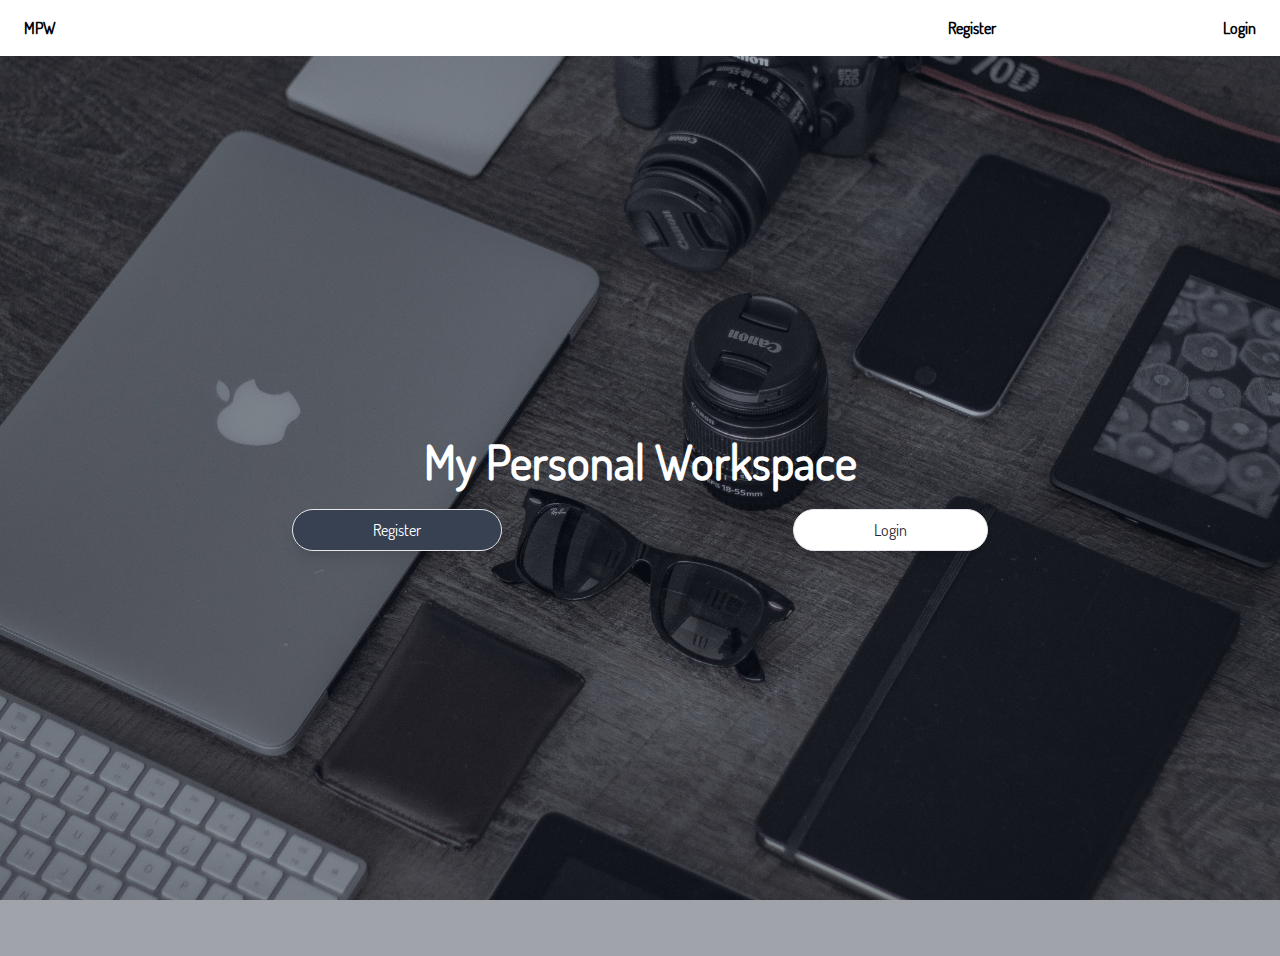
<file: index.html>
<!DOCTYPE html>
<html lang="en">
<head>
    <meta charset="UTF-8">
    <meta http-equiv="X-UA-Compatible" content="IE=edge">
    <meta name="viewport" content="width=device-width, initial-scale=1.0">
    <link rel="stylesheet" href="style.css">
    <link rel="stylesheet" href="https://res.cloudinary.com/jewbreel1/raw/upload/v1627262570/css/style_nqyqm5.css">
    <title>My Personal Workspace</title>
</head>
<body>
    <section class="h-screen" style="background-image: url(./i2.jpg); background-position: center; background-size: cover; background-repeat: no-repeat;">
        <div class="flex justify-between px-6 py-4 bg-white">
            <a href="/index.html" class="font-extrabold">
                MPW
            </a>
            <div class="flex justify-between w-1/4">
                <a href="/register.html" class="font-semibold">Register</a>
                <a href="/login.html" class="font-semibold">Login</a></div>
        </div>
        <div class="flex flex-col items-center justify-center h-full bg-gray-900 bg-opacity-40">
            <h1 class="text-5xl font-extrabold text-white">
                My Personal Workspace
            </h1>
            <div class="flex w-full my-6 justify-evenly">
                <a href="/register.html" class="px-20 py-2 text-center text-white transition-all transform bg-gray-700 border rounded-full shadow-lg hover:scale-110 hover:bg-white hover:text-gray-800">
                    Register
                </a>
                <a href="/login.html" class="px-20 py-2 text-center text-gray-800 transition-all transform bg-white border rounded-full shadow-lg hover:scale-110 hover:text-white hover:bg-gray-800">
                    Login
                </a>
            </div>
        </div>
    </section>
</body>
</html>
</file>
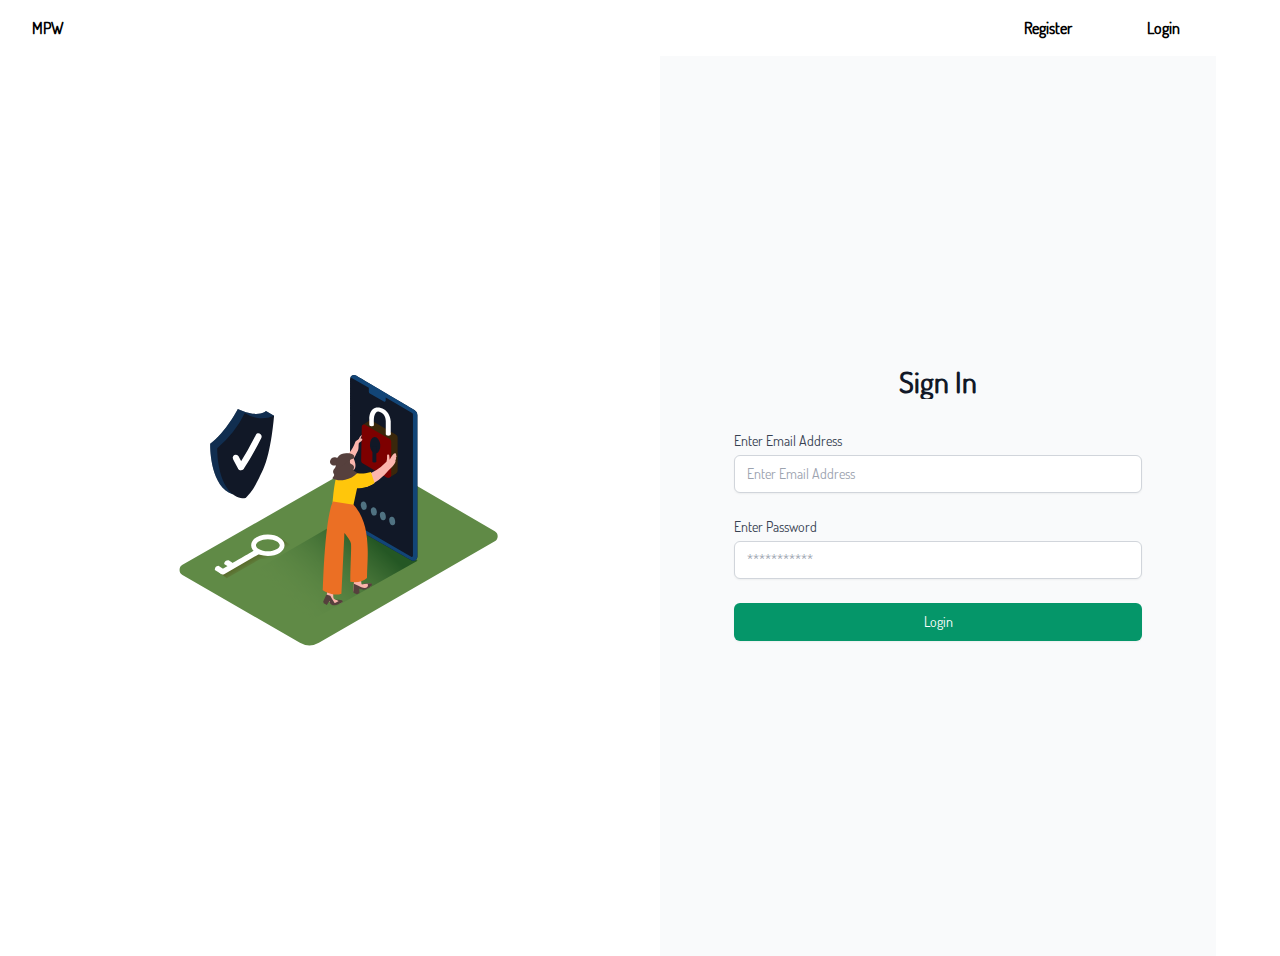
<file: login.html>
<!DOCTYPE html>
<html lang="en">
<head>
    <meta charset="UTF-8">
    <meta http-equiv="X-UA-Compatible" content="IE=edge">
    <meta name="viewport" content="width=device-width, initial-scale=1.0">
    <link rel="stylesheet" href="style.css">
    <link rel="stylesheet" href="https://res.cloudinary.com/jewbreel1/raw/upload/v1627262570/css/style_nqyqm5.css">
    <title>Login: MY Personal Workspace</title>
</head>
<body>
    <div class="flex justify-between px-6 py-4 bg-white">
        <a href="/index.html" class="px-2 font-extrabold">
            MPW
        </a>
        <div class="flex w-1/4 justify-evenly">
            <a href="/register.html" class="font-semibold">Register</a>
            <a href="/login.html" class="font-semibold">Login</a></div>
    </div>
    <div class="grid max-w-6xl max-h-screen grid-cols-1 gap-10 mx-auto sm:grid-cols-2">
        <div class="hidden col-span-1 sm:my-auto sm:mx-auto sm:block">
          <img 
          src="i3.svg" 
          alt="" 
          class="transition-all transform hover:scale-105 hover:-translate-y-3" />
        </div>
      <div class="flex flex-col justify-center min-h-screen col-span-1 px-4 bg-gray-50 sm:py-12 sm:px-6 lg:px-8">
        <div class="sm:mx-auto sm:w-full sm:max-w-md">
          <img
            class="w-auto h-auto mx-auto transition-all transform sm:hidden hover:scale-105 hover:-translate-y-3"
            src="i3.svg"
              alt="Workflow"
          />
          <h2 class="mt-6 text-3xl font-extrabold text-center text-gray-900">Sign In</h2>
        </div>
  
        <div class="sm:mx-auto sm:w-full sm:max-w-md">
          <div class="px-4 py-8 bg-gray-50 sm:rounded-lg sm:px-5">
              <form class="space-y-6" id="login_form">
              <div>
                <label htmlFor="email" class="block text-sm font-medium text-gray-700">
                  Enter Email Address
                </label>
                <div class="mt-1">
                  <input
                    id="email"
                    name="email"
                    type="email"
                      placeholder="Enter Email Address"
                    required
                    class="block w-full px-3 py-2 placeholder-gray-400 border border-gray-300 rounded-md shadow-sm appearance-none focus:outline-none focus:ring-gray-500 focus:border-gray-500 sm:text-sm"
                  />
                </div>
              </div>
              <div>
                <label htmlFor="password" class="block text-sm font-medium text-gray-700">
                  Enter Password
                </label>
                <div class="mt-1">
                  <input
                    id="password"
                    name="password"
                    type="password"
                      placeholder="***********"
                    required
                    class="block w-full px-3 py-2 placeholder-gray-400 border border-gray-300 rounded-md shadow-sm appearance-none focus:outline-none focus:ring-gray-500 focus:border-gray-500 sm:text-sm"
                  />
                </div>
              </div>
  
  
              <div>
                <button
                  type="submit"
                  class="flex justify-center w-full px-4 py-2 text-sm font-medium text-white transition-all transform bg-green-600 border border-transparent rounded-md shadow-sm hover:scale-105 hover:bg-green-700 focus:outline-none focus:ring-2 focus:ring-offset-2 focus:ring-gray-500"
                >
                  Login
                </button>
              </div>
            </form>
  
          </div>
        </div>
      </div>
      </div>
      <script src="./js/login.js"></script>      
</body>
</html>
</file>
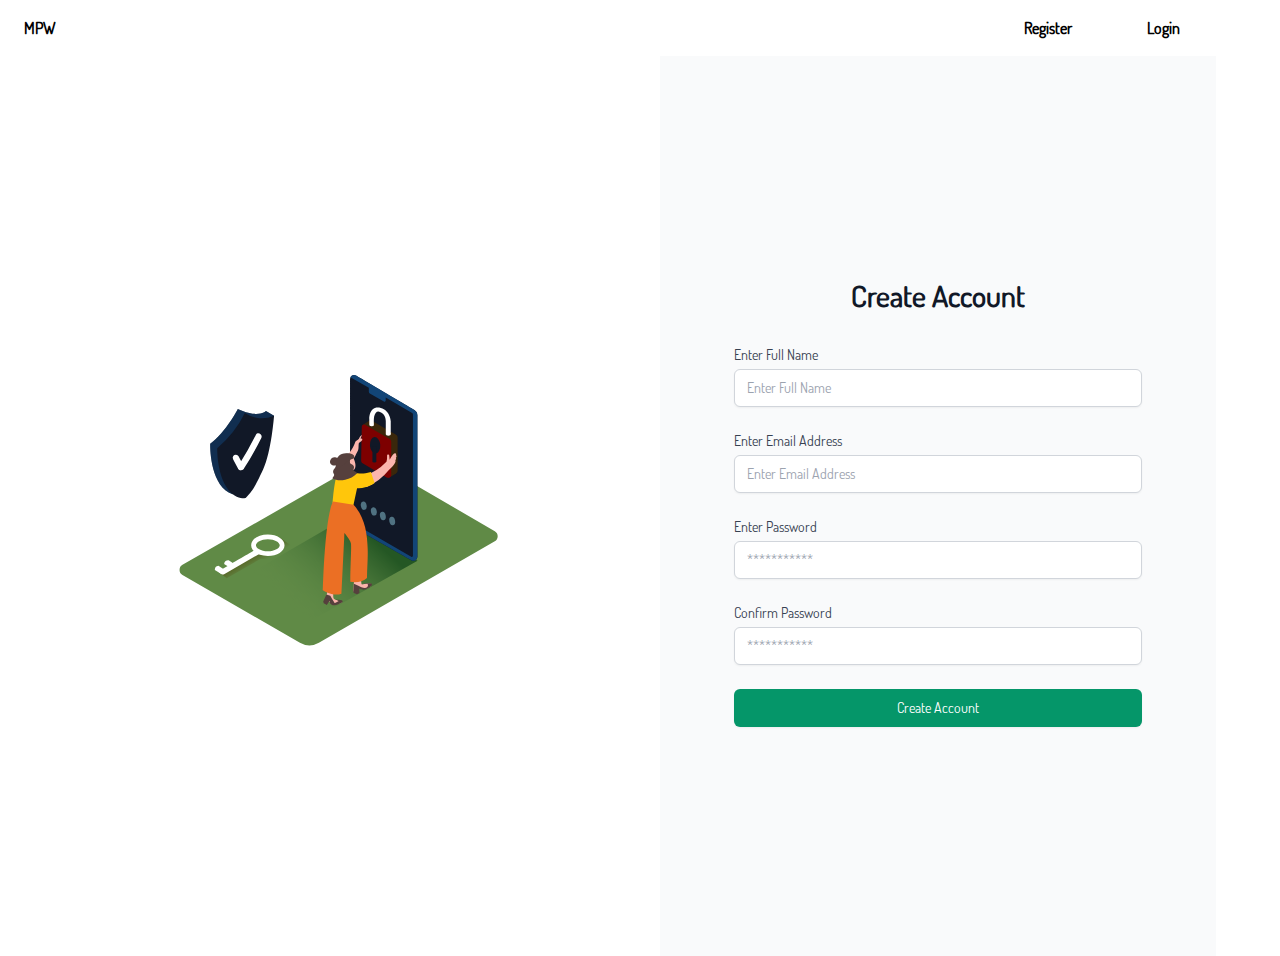
<file: register.html>
<!DOCTYPE html>
<html lang="en">
<head>
    <meta charset="UTF-8">
    <meta http-equiv="X-UA-Compatible" content="IE=edge">
    <meta name="viewport" content="width=device-width, initial-scale=1.0">
    <link rel="stylesheet" href="style.css">
    <link rel="stylesheet" href="https://res.cloudinary.com/jewbreel1/raw/upload/v1627262570/css/style_nqyqm5.css">
    <title>Register: MY Personal Workspace</title>
</head>
<body>
    <div class="flex justify-between px-6 py-4 bg-white">
        <a href="/index.html" class="font-extrabold">
            MPW
        </a>
        <div class="flex w-1/4 justify-evenly">
            <a href="/register.html" class="font-semibold">Register</a>
            <a href="/login.html" class="font-semibold">Login</a></div>
    </div>
    <div class="grid max-w-6xl max-h-screen grid-cols-1 gap-10 mx-auto sm:grid-cols-2">
        <div class="hidden col-span-1 sm:my-auto sm:mx-auto sm:block">
          <img 
          src="i3.svg" 
          alt="" 
          class="transition-all transform hover:scale-105 hover:-translate-y-3" />
        </div>
      <div class="flex flex-col justify-center min-h-screen col-span-1 px-4 bg-gray-50 sm:py-12 sm:px-6 lg:px-8">
        <div class="sm:mx-auto sm:w-full sm:max-w-md">
          <img
            class="w-auto h-auto mx-auto transition-all transform sm:hidden hover:scale-105 hover:-translate-y-3"
            src="i3.svg"
              alt="Workflow"
          />
          <h2 class="mt-6 text-3xl font-extrabold text-center text-gray-900">Create Account</h2>
        </div>
  
        <div class="sm:mx-auto sm:w-full sm:max-w-md">
          <div class="px-4 py-8 bg-gray-50 sm:rounded-lg sm:px-5">
              <form class="space-y-6" id="register_form">
              <div>
                <label htmlFor="full_name" class="block text-sm font-medium text-gray-700">
                  Enter Full Name
                </label>
                <div class="mt-1">
                  <input
                    id="full_name"
                    name="full_name"
                    type="text"
                      placeholder="Enter Full Name"
                    required
                    class="block w-full px-3 py-2 placeholder-gray-400 border border-gray-300 rounded-md shadow-sm appearance-none focus:outline-none focus:ring-gray-500 focus:border-gray-500 sm:text-sm"
                  />
                </div>
              </div>
              <div>
                <label htmlFor="email" class="block text-sm font-medium text-gray-700">
                  Enter Email Address
                </label>
                <div class="mt-1">
                  <input
                    id="email"
                    name="email"
                    type="email"
                      placeholder="Enter Email Address"
                    required
                    class="block w-full px-3 py-2 placeholder-gray-400 border border-gray-300 rounded-md shadow-sm appearance-none focus:outline-none focus:ring-gray-500 focus:border-gray-500 sm:text-sm"
                  />
                </div>
              </div>
              <div>
                <label htmlFor="password" class="block text-sm font-medium text-gray-700">
                  Enter Password
                </label>
                <div class="mt-1">
                  <input
                    id="password"
                    name="password"
                    type="password"
                      placeholder="***********"
                    required
                    class="block w-full px-3 py-2 placeholder-gray-400 border border-gray-300 rounded-md shadow-sm appearance-none focus:outline-none focus:ring-gray-500 focus:border-gray-500 sm:text-sm"
                  />
                </div>
              </div>
              <div>
                <label htmlFor="password2" class="block text-sm font-medium text-gray-700">
                  Confirm Password
                </label>
                <div class="mt-1">
                  <input
                    id="password2"
                    name="password2"
                    type="password"
                      placeholder="***********"
                    required
                    class="block w-full px-3 py-2 placeholder-gray-400 border border-gray-300 rounded-md shadow-sm appearance-none focus:outline-none focus:ring-gray-500 focus:border-gray-500 sm:text-sm"
                  />
                </div>
              </div>
  
  
              <div>
                <button
                  type="submit"
                  class="flex justify-center w-full px-4 py-2 text-sm font-medium text-white transition-all transform bg-green-600 border border-transparent rounded-md shadow-sm hover:scale-105 hover:bg-green-700 focus:outline-none focus:ring-2 focus:ring-offset-2 focus:ring-gray-500"
                >
                  Create Account
                </button>
              </div>
            </form>
  
          </div>
        </div>
      </div>
      </div>
      <script src="./js/register.js"></script>
</body>
</html>
</file>
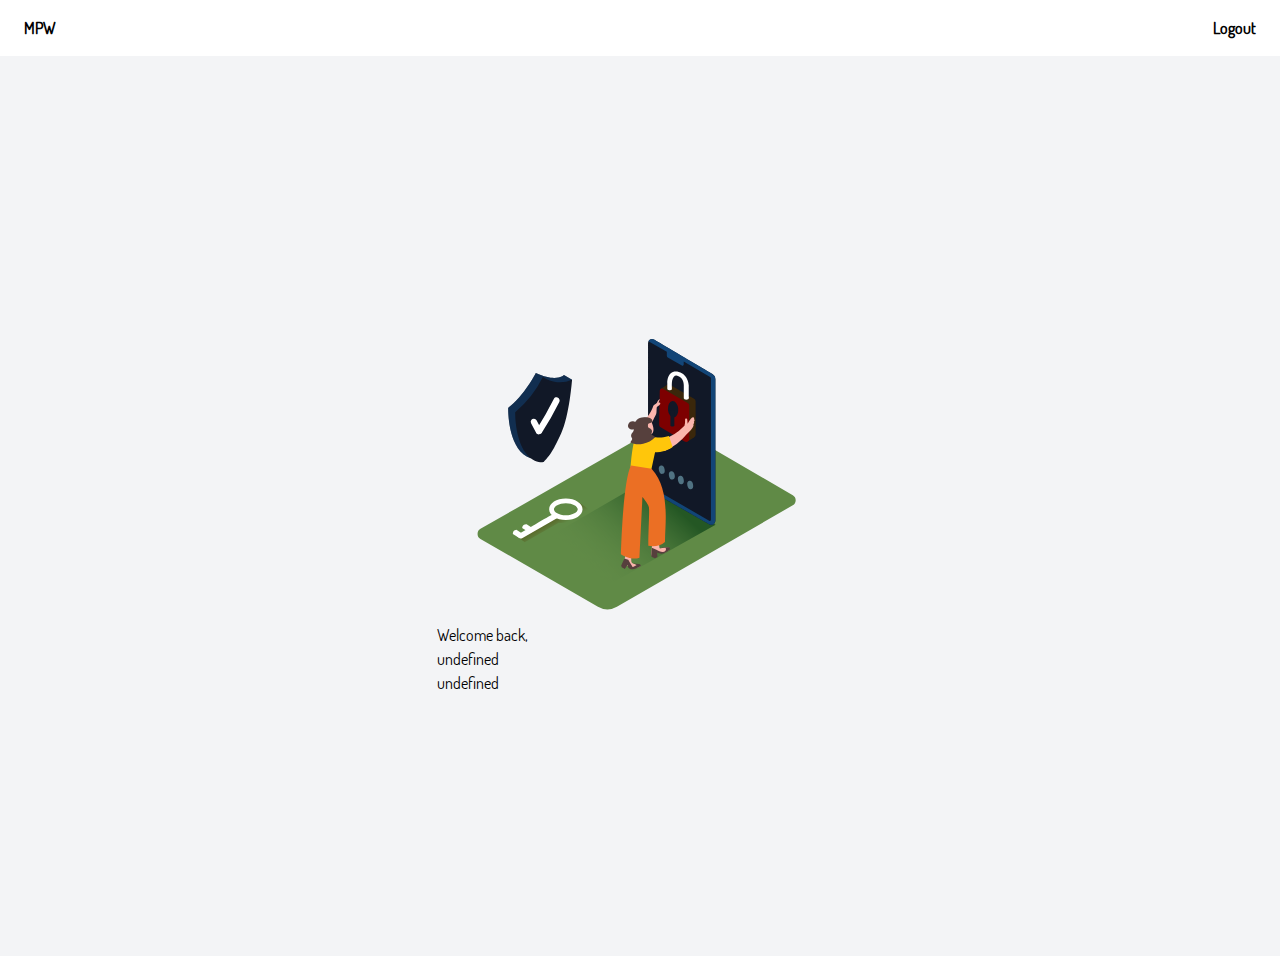
<file: user.html>
<!DOCTYPE html>
<html lang="en">
<head>
    <meta charset="UTF-8">
    <meta http-equiv="X-UA-Compatible" content="IE=edge">
    <meta name="viewport" content="width=device-width, initial-scale=1.0">
    <title>My Personal Workspace</title>
    <link rel="stylesheet" href="style.css">
    <link rel="stylesheet" href="https://res.cloudinary.com/jewbreel1/raw/upload/v1627262570/css/style_nqyqm5.css">
</head>
<body class="">
    <div class="flex justify-between px-6 py-4 bg-white">
        <a href="/index.html" class="font-extrabold">
            MPW
        </a>
        <div class="">
            <a href="#" id="logout" class="font-semibold">Logout</a></div>
        </div>
        <div class="flex flex-col items-center justify-center h-screen bg-gray-100">
    <div className="bg-white p-6 shadow-lg">
        <div className="sm:flex sm:items-center sm:justify-between">
          <div className="sm:flex sm:space-x-5">
            <div className="flex-shrink-0">
              <img className="mx-auto h-20 w-20 rounded-full object-cover object-center hover:scale-110 hover:-translate-y-5 transition-all transform" src="i3.svg" alt="" />
            </div>
            <div className="mt-4 text-center sm:mt-0 sm:pt-1 sm:text-left">
              <p className="text-sm font-medium text-gray-600">Welcome back,</p>
              <p className="text-xl font-bold text-gray-900 sm:text-2xl text-center" id="full_name"></p>
              <p className="text-sm font-medium text-gray-600 capitalize" id="email"></p>
            </div>
          </div>
        </div>
      </div>
      </div>
      <script src="./js/user.js"></script>
    </body>
</html>
</file>
